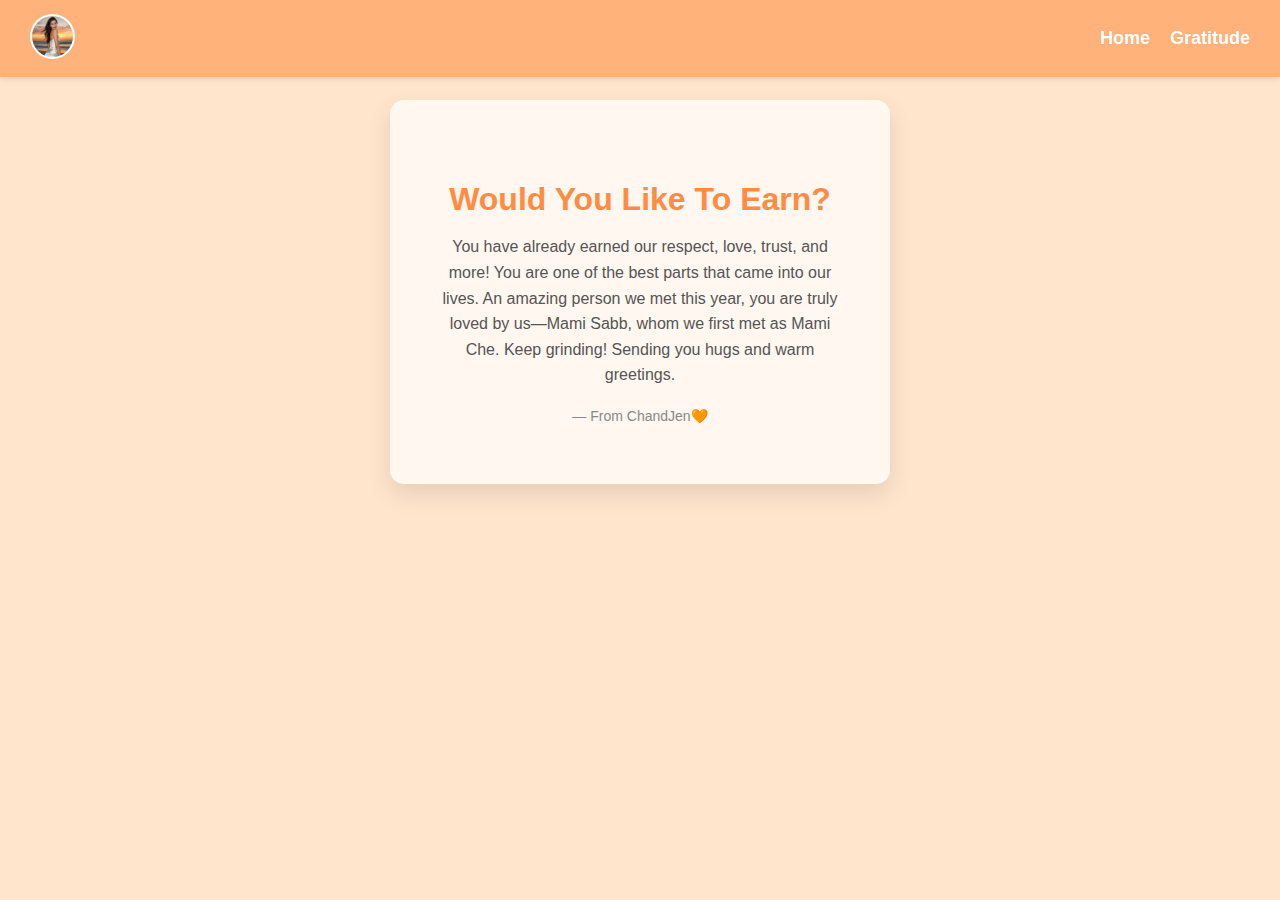
<file: index.html>
<!DOCTYPE html>
<html lang="en">
<head>
    <meta charset="UTF-8">
    <meta name="viewport" content="width=device-width, initial-scale=1.0">
    <title>Earn More</title>
    <link rel="stylesheet" href="style.css">
</head>
<body>

   <nav class="navbar">
   <a href="profile.html" class="logo">
   <img src="profile.jpg" alt="MAMI" class="logo-img">
</a>

    <div class="nav-links">
        <a href="index.html" class="nav-link">Home</a>
        <a href="gratitude.html" class="nav-link">Gratitude</a>
    </div>
</nav>

    <!-- MAIN CARD -->
    <div class="card">
        <h1>Would You Like To Earn?</h1>
        <p>
            You have already earned our respect, love, trust, and more! You are one of the best parts that came into our lives. An amazing person we met this year, you are truly loved by us—Mami Sabb, whom we first met as Mami Che. Keep grinding! Sending you hugs and warm greetings.
        </p>
        <div class="footer">
            — From ChandJen🧡
        </div>
    </div>

</body>
</html>
</file>
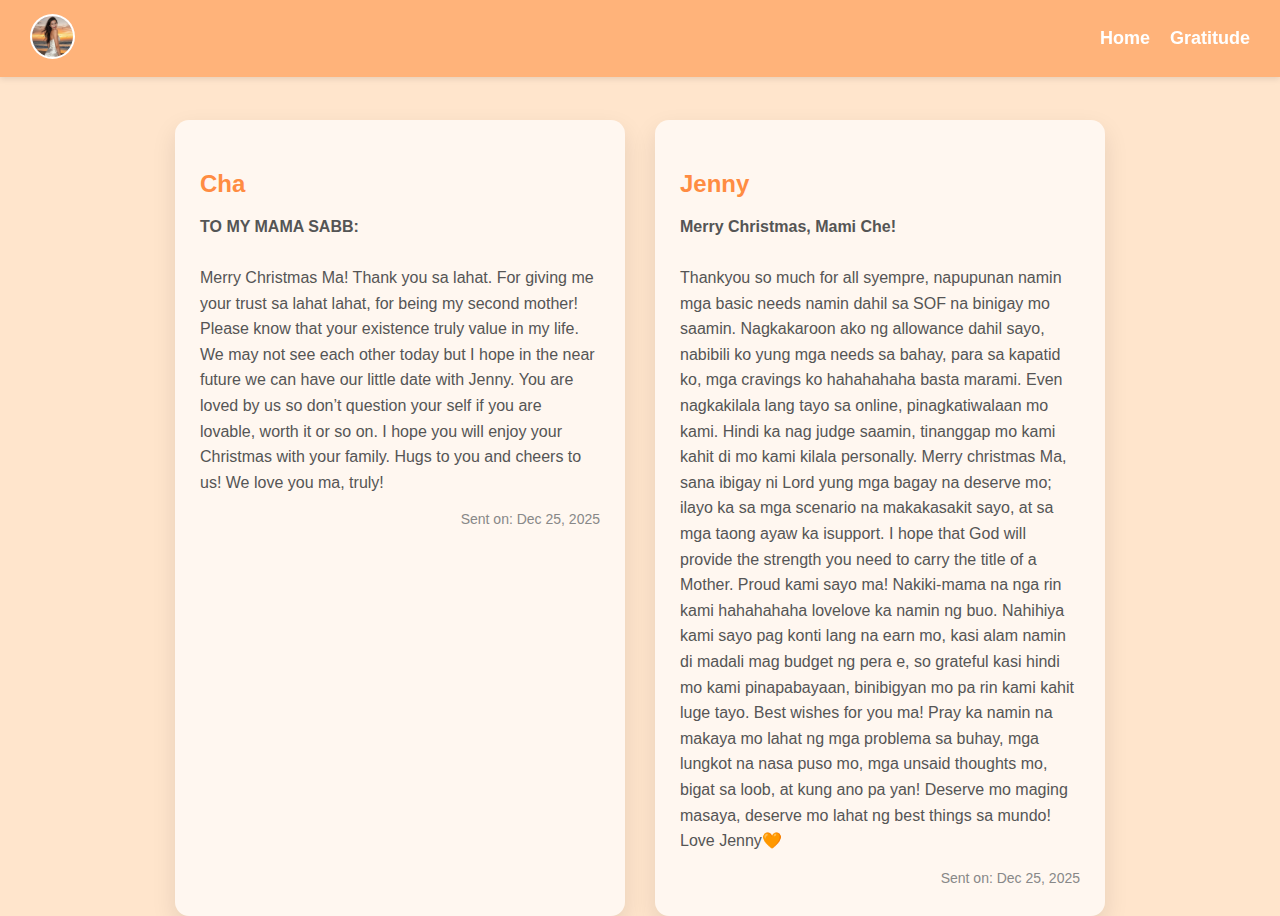
<file: gratitude.html>
<!DOCTYPE html>
<html lang="en">

<head>
    <meta charset="UTF-8">
    <meta name="viewport" content="width=device-width, initial-scale=1.0">
    <title>Gratitude Messages</title>
    <link rel="stylesheet" href="style.css">
</head>

<body>

    <nav class="navbar">
        <a href="profile.html" class="logo">
            <img src="profile.jpg" alt="MAMI" class="logo-img">
        </a>

        <div class="nav-links">
            <a href="index.html" class="nav-link">Home</a>
            <a href="gratitude.html" class="nav-link">Gratitude</a>
        </div>
    </nav>


    <main class="messages-container">

        <div class="message-card">
            <h2>Cha</h2>
            <p>
                <span style="font-weight: bold;">TO MY MAMA SABB:</span> <br><br>

                Merry Christmas Ma! Thank you sa lahat. For giving me your trust sa lahat lahat, for being my second
                mother! Please know that your existence truly value in my life. We may not see each other today but I
                hope in the near future we can have our little date with Jenny. You are loved by us so don’t question
                your self if you are lovable, worth it or so on. I hope you will enjoy your Christmas with your family.
                Hugs to you and cheers to us! We love you ma, truly!
            </p>
            <span class="date">Sent on: Dec 25, 2025</span>
        </div>


        <div class="message-card">
            <h2>Jenny</h2>
            <p>

               <b> Merry Christmas, Mami Che!</b><br><br>

                Thankyou so much for all syempre, napupunan namin mga basic needs namin dahil sa SOF na binigay mo
                saamin. Nagkakaroon ako ng allowance dahil sayo, nabibili ko yung mga needs sa bahay, para sa kapatid
                ko, mga cravings ko hahahahaha basta marami. Even nagkakilala lang tayo sa online, pinagkatiwalaan mo
                kami. Hindi ka nag judge saamin, tinanggap mo kami kahit di mo kami kilala personally. Merry christmas
                Ma, sana ibigay ni Lord yung mga bagay na deserve mo; ilayo ka sa mga scenario na makakasakit sayo, at
                sa mga taong ayaw ka isupport. I hope that God will provide the strength you need to carry the title of
                a Mother. Proud kami sayo ma! Nakiki-mama na nga rin kami hahahahaha lovelove ka namin ng buo. Nahihiya
                kami sayo pag konti lang na earn mo, kasi alam namin di madali mag budget ng pera e, so grateful kasi
                hindi mo kami pinapabayaan, binibigyan mo pa rin kami kahit luge tayo. Best wishes for you ma! Pray ka
                namin na makaya mo lahat ng mga problema sa buhay, mga lungkot na nasa puso mo, mga unsaid thoughts mo,
                bigat sa loob, at kung ano pa yan! Deserve mo maging masaya, deserve mo lahat ng best things sa mundo!
                Love Jenny🧡
            </p>
            <span class="date">Sent on: Dec 25, 2025</span>
        </div>
    </main>

</body>

</html>
</file>
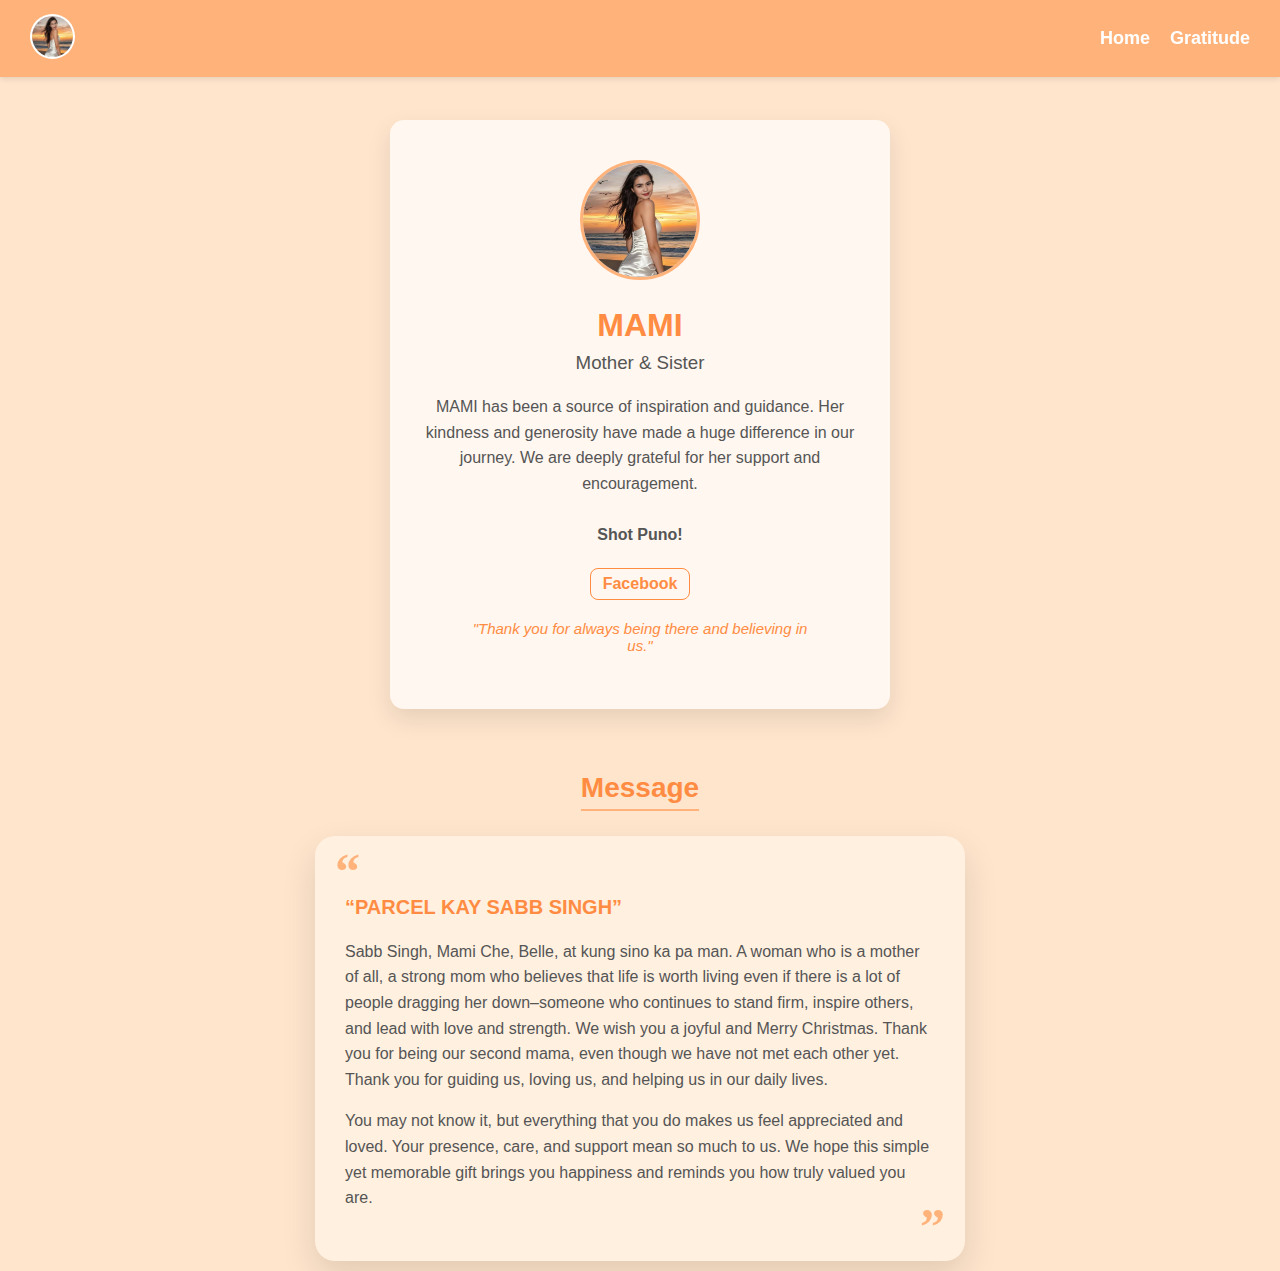
<file: profile.html>
<!DOCTYPE html>
<html lang="en">
<head>
    <meta charset="UTF-8">
    <meta name="viewport" content="width=device-width, initial-scale=1.0">
    <title>Earn More</title>
    <link rel="stylesheet" href="style.css">
</head>
<body>

    <!-- NAVBAR -->
    <nav class="navbar">
        <a href="profile.html" class="logo">
            <img src="profile.jpg" alt="MAMI" class="logo-img">
        </a>
        <div class="nav-links">
            <a href="index.html" class="nav-link">Home</a>
            <a href="gratitude.html" class="nav-link">Gratitude</a>
        </div>
    </nav>

    <!-- PROFILE SECTION -->
    <section class="profile-section">
        <!-- Profile Picture -->
        <img src="profile.jpg" alt="MAMI" class="profile-pic">

        <!-- Name / Nickname -->
        <h1>MAMI</h1>

        <!-- Role / Relationship -->
        <h3>Mother & Sister</h3>

        <!-- Short Bio / Description -->
        <p class="bio">
            MAMI has been a source of inspiration and guidance.  
            Her kindness and generosity have made a huge difference in our journey.  
            We are deeply grateful for her support and encouragement. <br><br><b>Shot Puno!</b>
        </p>

        <!-- Contact / Links (Optional) -->
        <div class="contact-links">
            <a href="https://www.facebook.com/people/Sabb-Singh/pfbid02KNhpbRacdMrqrRhYHiBzYYyQuP6vwMiexXTakfGaEo8gHfUNRMYKzAjdGgQQdu71l/" class="contact-link">Facebook</a>
        </div>

        <!-- Gratitude Section / Highlights -->
        <blockquote class="quote">
            "Thank you for always being there and believing in us."
        </blockquote>
    </section>

     <section class="message-section">
        <h2>Message</h2>
        <div class="message-card-profile">
            <p class="message-title">“PARCEL KAY SABB SINGH”</p>
            <p>
                Sabb Singh, Mami Che, Belle, at kung sino ka pa man.  
                A woman who is a mother of all, a strong mom who believes that life is worth living even if there is a lot of people dragging her down–someone who continues to stand firm, inspire others, and lead with love and strength.  
                We wish you a joyful and Merry Christmas. Thank you for being our second mama, even though we have not met each other yet. Thank you for guiding us, loving us, and helping us in our daily lives.
            </p>
            <p>
                You may not know it, but everything that you do makes us feel appreciated and loved. Your presence, care, and support mean so much to us.  
                We hope this simple yet memorable gift brings you happiness and reminds you how truly valued you are.
            </p>
        </div>
    </section>

</body>
</html>
</file>
<file: style.css>
*{
    box-sizing: border-box;
}
body {
    margin: 0;
    min-height: 100vh;
    background-color: #FFE5CC; /* pastel orange */
    font-family: 'Segoe UI', Tahoma, Geneva, Verdana, sans-serif;
    display: flex;
    flex-direction: column;
    align-items: center;
}

/* NAVBAR */
.navbar {
    position: fixed;
    top: 0;
    width: 100%;
    background-color: #FFB37A;
    padding: 14px 30px;
    display: flex;
    justify-content: space-between;
    align-items: center;
    box-shadow: 0 2px 6px rgba(0,0,0,0.1);
    z-index: 100;
}

.logo-img {
    width: 45px;     
    height: 45px;
    border-radius: 50%;
    object-fit: cover; 
    background-color: rgb(255, 255, 255);
    padding: 2px 2px;
}
.logo-img:hover{
      transform: scale(1.05); /* slightly bigger */
    transition: transform 0.3s ease;
}


.nav-links {
    display: flex;
    gap: 20px;
}

.nav-link {
    color: #ffffff;
    font-size: 18px;
    font-weight: 600;
    text-decoration: none;
}
.nav-link:hover{
    padding: 4px 10px;
    background-color: #FFE5CC;
    color: #FF8C42;
    border-radius: 8px;

}

/* CARD (Home Page) */
.card {
    margin-top: 100px; /* space for navbar */
    background-color: #FFF7F0;
    padding: 60px 50px;
    border-radius: 14px;
    text-align: center;
    max-width: 500px;
    width: 90%;
    box-shadow: 0 10px 25px rgba(0, 0, 0, 0.1);
}

h1 {
    color: #FF8C42;
    margin-bottom: 15px;
    font-size: 32px;
}

p {
    color: #555;
    font-size: 16px;
    line-height: 1.6;
}

.footer {
    margin-top: 20px;
    font-size: 14px;
    color: #888;
}

/* MESSAGES PAGE */
.messages-container {
    display: flex;
    justify-content: center;
    gap: 30px;
    margin-top: 120px; /* space for navbar */
    flex-wrap: wrap;
    width: 90%;
    max-width: 1000px;
}

.message-card {
    background-color: #FFF7F0;
    padding: 30px 25px;
    border-radius: 14px;
    box-shadow: 0 10px 25px rgba(0, 0, 0, 0.1);
    flex: 1 1 400px; /* responsive width */
    max-width: 450px;
}

.message-card h2 {
    color: #FF8C42;
    margin-bottom: 12px;
}

.message-card p {
    color: #555;
    font-size: 16px;
    line-height: 1.6;
}

.message-card .date {
    display: block;
    margin-top: 15px;
    font-size: 14px;
    color: #888;
    text-align: right;
}

/* MOBILE VIEW */
@media (max-width: 600px) {
    .navbar {
        padding: 12px 20px;
    }

    .logo {
        font-size: 18px;
    }

    .nav-link {
        font-size: 16px;
    }

    .card {
        padding: 28px 24px;
    }

    h1 {
        font-size: 26px;
    }

    p {
        font-size: 15px;
    }

    .footer {
        font-size: 13px;
    }

    .messages-container {
        flex-direction: column;
        gap: 20px;
        margin-top: 100px;
    }

    .message-card {
        padding: 20px 18px;
    }

    .message-card p {
        font-size: 15px;
    }

    .message-card .date {
        font-size: 13px;
    }
}


/* PROFILE PAGE */
.profile-section {
    margin-top: 120px; /* space for navbar */
    background-color: #FFF7F0;
    padding: 40px 30px;
    border-radius: 14px;
    text-align: center;
    max-width: 500px;
    width: 90%;
    box-shadow: 0 10px 25px rgba(0,0,0,0.1);
}

.profile-pic {
    width: 120px;
    height: 120px;
    border-radius: 50%;
    object-fit: cover;
    margin-bottom: 15px;
    border: 3px solid #FFB37A;
}

.profile-section h1 {
    color: #FF8C42;
    margin: 8px 0;
}

.profile-section h3 {
    color: #555;
    margin: 4px 0 20px 0;
    font-weight: 500;
}

.profile-section .bio {
    color: #555;
    font-size: 16px;
    line-height: 1.6;
    margin-bottom: 20px;
}

.contact-links {
    display: flex;
    justify-content: center;
    gap: 20px;
    margin-bottom: 20px;
}

.contact-link {
    color: #FF8C42;
    text-decoration: none;
    font-weight: 600;
    border: 1px solid #FF8C42;
    padding: 6px 12px;
    border-radius: 8px;
    transition: all 0.2s ease;
}

.contact-link:hover {
    background-color: #FFB37A;
    color: #fff;
    border-color: #FFB37A;
}

.profile-section .quote {
    color: #FF8C42;
    font-style: italic;
    font-size: 15px;
}

/* MOBILE VIEW */
@media (max-width: 600px) {
    .profile-section {
        padding: 28px 20px;
        margin-top: 100px;
    }

    .profile-pic {
        width: 100px;
        height: 100px;
    }

    .profile-section .bio {
        font-size: 15px;
    }

    .contact-link {
        font-size: 14px;
        padding: 5px 10px;
    }

    .profile-section .quote {
        font-size: 14px;
    }
}

/* MESSAGE SECTION - Elegant Design */
.message-section {
    margin-top: 40px;
    width: 90%;
    max-width: 650px;
    text-align: center;
}

.message-section h2 {
    color: #FF8C42;
    font-size: 28px;
    margin-bottom: 25px;
    font-weight: 700;
    border-bottom: 2px solid #FFB37A;
    display: inline-block;
    padding-bottom: 5px;
}

.message-card-profile {
    background-color: #FFF0E0; /* slightly warmer than previous */
    padding: 35px 30px;
    border-radius: 20px; /* softer, more elegant corners */
    box-shadow: 0 15px 35px rgba(0,0,0,0.12);
    text-align: left;
    line-height: 1.8;
    position: relative;
}

/* Decorative quotation marks */
.message-card-profile::before {
    content: "“";
    font-size: 50px;
    color: #FFB37A;
    position: absolute;
    top: -10px;
    left: 20px;
    font-family: serif;
    font-weight: bold;
}

.message-card-profile::after {
    content: "”";
    font-size: 50px;
    color: #FFB37A;
    position: absolute;
    bottom: -10px;
    right: 20px;
    font-family: serif;
    font-weight: bold;
}

.message-card-profile .message-title {
    font-weight: 700;
    color: #FF8C42;
    font-size: 20px;
    margin-bottom: 15px;
}

.message-card-profile p {
    margin-bottom: 15px;
    font-size: 16px;
    color: #555;
}

/* MOBILE VIEW */
@media (max-width: 600px) {
    .message-section h2 {
        font-size: 24px;
        margin-bottom: 20px;
    }

    .message-card-profile {
        padding: 25px 20px;
    }

    .message-card-profile::before,
    .message-card-profile::after {
        font-size: 35px;
    }

    .message-card-profile .message-title {
        font-size: 18px;
    }

    .message-card-profile p {
        font-size: 15px;
    }
}
</file>
